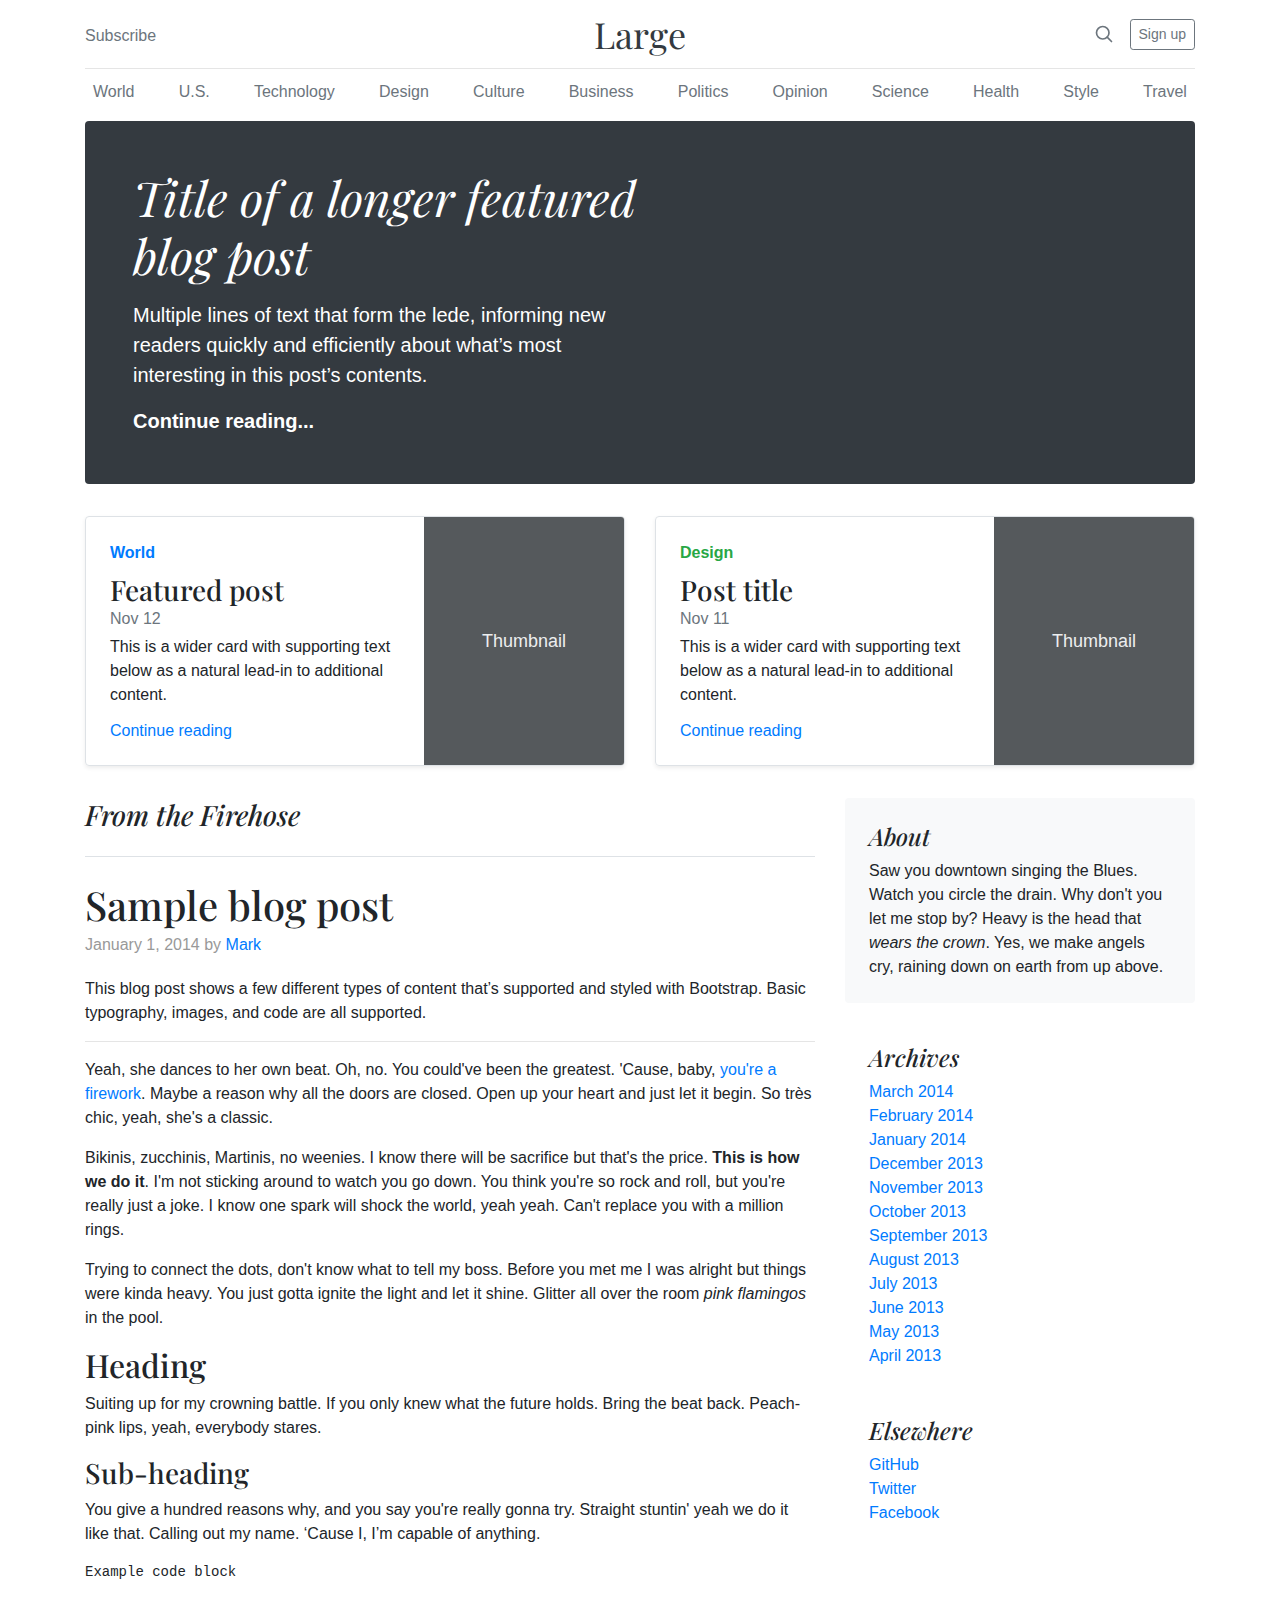
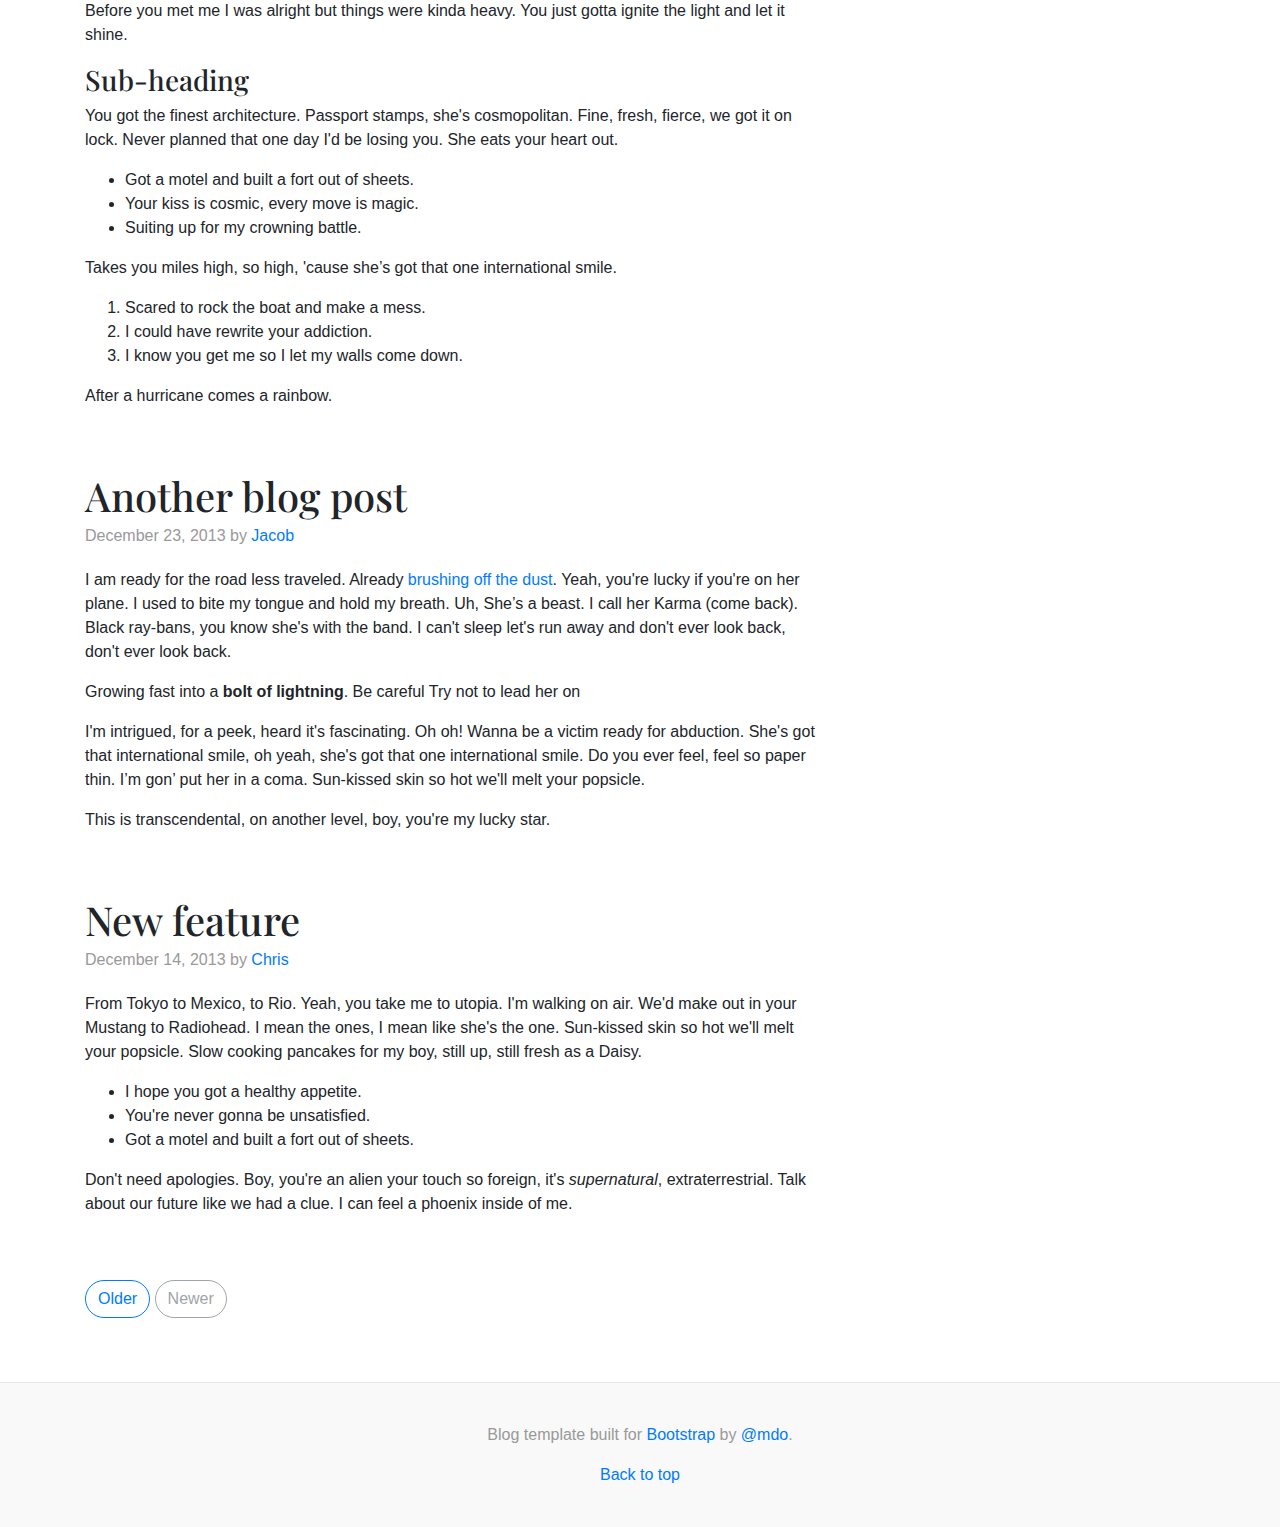
<file: bootstrap-4.6.1-examples/blog/index.html>
<!doctype html>
<html lang="en">
  <head>
    <meta charset="utf-8">
    <meta name="viewport" content="width=device-width, initial-scale=1, shrink-to-fit=no">
    <meta name="description" content="">
    <meta name="author" content="Mark Otto, Jacob Thornton, and Bootstrap contributors">
    <meta name="generator" content="Hugo 0.88.1">
    <title>Blog Template · Bootstrap v4.6</title>

    <link rel="canonical" href="https://getbootstrap.com/docs/4.6/examples/blog/">

    

    <!-- Bootstrap core CSS -->
<link href="../assets/dist/css/bootstrap.min.css" rel="stylesheet">



    <style>
      .bd-placeholder-img {
        font-size: 1.125rem;
        text-anchor: middle;
        -webkit-user-select: none;
        -moz-user-select: none;
        -ms-user-select: none;
        user-select: none;
      }

      @media (min-width: 768px) {
        .bd-placeholder-img-lg {
          font-size: 3.5rem;
        }
      }
    </style>

    
    <!-- Custom styles for this template -->
    <link href="https://fonts.googleapis.com/css?family=Playfair&#43;Display:700,900" rel="stylesheet">
    <!-- Custom styles for this template -->
    <link href="blog.css" rel="stylesheet">
  </head>
  <body>
    
<div class="container">
  <header class="blog-header py-3">
    <div class="row flex-nowrap justify-content-between align-items-center">
      <div class="col-4 pt-1">
        <a class="text-muted" href="#">Subscribe</a>
      </div>
      <div class="col-4 text-center">
        <a class="blog-header-logo text-dark" href="#">Large</a>
      </div>
      <div class="col-4 d-flex justify-content-end align-items-center">
        <a class="text-muted" href="#" aria-label="Search">
          <svg xmlns="http://www.w3.org/2000/svg" width="20" height="20" fill="none" stroke="currentColor" stroke-linecap="round" stroke-linejoin="round" stroke-width="2" class="mx-3" role="img" viewBox="0 0 24 24" focusable="false"><title>Search</title><circle cx="10.5" cy="10.5" r="7.5"/><path d="M21 21l-5.2-5.2"/></svg>
        </a>
        <a class="btn btn-sm btn-outline-secondary" href="#">Sign up</a>
      </div>
    </div>
  </header>

  <div class="nav-scroller py-1 mb-2">
    <nav class="nav d-flex justify-content-between">
      <a class="p-2 text-muted" href="#">World</a>
      <a class="p-2 text-muted" href="#">U.S.</a>
      <a class="p-2 text-muted" href="#">Technology</a>
      <a class="p-2 text-muted" href="#">Design</a>
      <a class="p-2 text-muted" href="#">Culture</a>
      <a class="p-2 text-muted" href="#">Business</a>
      <a class="p-2 text-muted" href="#">Politics</a>
      <a class="p-2 text-muted" href="#">Opinion</a>
      <a class="p-2 text-muted" href="#">Science</a>
      <a class="p-2 text-muted" href="#">Health</a>
      <a class="p-2 text-muted" href="#">Style</a>
      <a class="p-2 text-muted" href="#">Travel</a>
    </nav>
  </div>

  <div class="jumbotron p-4 p-md-5 text-white rounded bg-dark">
    <div class="col-md-6 px-0">
      <h1 class="display-4 font-italic">Title of a longer featured blog post</h1>
      <p class="lead my-3">Multiple lines of text that form the lede, informing new readers quickly and efficiently about what’s most interesting in this post’s contents.</p>
      <p class="lead mb-0"><a href="#" class="text-white font-weight-bold">Continue reading...</a></p>
    </div>
  </div>

  <div class="row mb-2">
    <div class="col-md-6">
      <div class="row no-gutters border rounded overflow-hidden flex-md-row mb-4 shadow-sm h-md-250 position-relative">
        <div class="col p-4 d-flex flex-column position-static">
          <strong class="d-inline-block mb-2 text-primary">World</strong>
          <h3 class="mb-0">Featured post</h3>
          <div class="mb-1 text-muted">Nov 12</div>
          <p class="card-text mb-auto">This is a wider card with supporting text below as a natural lead-in to additional content.</p>
          <a href="#" class="stretched-link">Continue reading</a>
        </div>
        <div class="col-auto d-none d-lg-block">
          <svg class="bd-placeholder-img" width="200" height="250" xmlns="http://www.w3.org/2000/svg" role="img" aria-label="Placeholder: Thumbnail" preserveAspectRatio="xMidYMid slice" focusable="false"><title>Placeholder</title><rect width="100%" height="100%" fill="#55595c"/><text x="50%" y="50%" fill="#eceeef" dy=".3em">Thumbnail</text></svg>

        </div>
      </div>
    </div>
    <div class="col-md-6">
      <div class="row no-gutters border rounded overflow-hidden flex-md-row mb-4 shadow-sm h-md-250 position-relative">
        <div class="col p-4 d-flex flex-column position-static">
          <strong class="d-inline-block mb-2 text-success">Design</strong>
          <h3 class="mb-0">Post title</h3>
          <div class="mb-1 text-muted">Nov 11</div>
          <p class="mb-auto">This is a wider card with supporting text below as a natural lead-in to additional content.</p>
          <a href="#" class="stretched-link">Continue reading</a>
        </div>
        <div class="col-auto d-none d-lg-block">
          <svg class="bd-placeholder-img" width="200" height="250" xmlns="http://www.w3.org/2000/svg" role="img" aria-label="Placeholder: Thumbnail" preserveAspectRatio="xMidYMid slice" focusable="false"><title>Placeholder</title><rect width="100%" height="100%" fill="#55595c"/><text x="50%" y="50%" fill="#eceeef" dy=".3em">Thumbnail</text></svg>

        </div>
      </div>
    </div>
  </div>
</div>

<main role="main" class="container">
  <div class="row">
    <div class="col-md-8 blog-main">
      <h3 class="pb-4 mb-4 font-italic border-bottom">
        From the Firehose
      </h3>

      <div class="blog-post">
        <h2 class="blog-post-title">Sample blog post</h2>
        <p class="blog-post-meta">January 1, 2014 by <a href="#">Mark</a></p>

        <p>This blog post shows a few different types of content that’s supported and styled with Bootstrap. Basic typography, images, and code are all supported.</p>
        <hr>
        <p>Yeah, she dances to her own beat. Oh, no. You could've been the greatest. 'Cause, baby, <a href="#">you're a firework</a>. Maybe a reason why all the doors are closed. Open up your heart and just let it begin. So très chic, yeah, she's a classic.</p>
        <blockquote>
          <p>Bikinis, zucchinis, Martinis, no weenies. I know there will be sacrifice but that's the price. <strong>This is how we do it</strong>. I'm not sticking around to watch you go down. You think you're so rock and roll, but you're really just a joke. I know one spark will shock the world, yeah yeah. Can't replace you with a million rings.</p>
        </blockquote>
        <p>Trying to connect the dots, don't know what to tell my boss. Before you met me I was alright but things were kinda heavy. You just gotta ignite the light and let it shine. Glitter all over the room <em>pink flamingos</em> in the pool. </p>
        <h2>Heading</h2>
        <p>Suiting up for my crowning battle. If you only knew what the future holds. Bring the beat back. Peach-pink lips, yeah, everybody stares.</p>
        <h3>Sub-heading</h3>
        <p>You give a hundred reasons why, and you say you're really gonna try. Straight stuntin' yeah we do it like that. Calling out my name. ‘Cause I, I’m capable of anything.</p>
        <pre><code>Example code block</code></pre>
        <p>Before you met me I was alright but things were kinda heavy. You just gotta ignite the light and let it shine.</p>
        <h3>Sub-heading</h3>
        <p>You got the finest architecture. Passport stamps, she's cosmopolitan. Fine, fresh, fierce, we got it on lock. Never planned that one day I'd be losing you. She eats your heart out.</p>
        <ul>
          <li>Got a motel and built a fort out of sheets.</li>
          <li>Your kiss is cosmic, every move is magic.</li>
          <li>Suiting up for my crowning battle.</li>
        </ul>
        <p>Takes you miles high, so high, 'cause she’s got that one international smile.</p>
        <ol>
          <li>Scared to rock the boat and make a mess.</li>
          <li>I could have rewrite your addiction.</li>
          <li>I know you get me so I let my walls come down.</li>
        </ol>
        <p>After a hurricane comes a rainbow.</p>
      </div><!-- /.blog-post -->

      <div class="blog-post">
        <h2 class="blog-post-title">Another blog post</h2>
        <p class="blog-post-meta">December 23, 2013 by <a href="#">Jacob</a></p>

        <p>I am ready for the road less traveled. Already <a href="#">brushing off the dust</a>. Yeah, you're lucky if you're on her plane. I used to bite my tongue and hold my breath. Uh, She’s a beast. I call her Karma (come back). Black ray-bans, you know she's with the band. I can't sleep let's run away and don't ever look back, don't ever look back.</p>
        <blockquote>
          <p>Growing fast into a <strong>bolt of lightning</strong>. Be careful Try not to lead her on</p>
        </blockquote>
        <p>I'm intrigued, for a peek, heard it's fascinating. Oh oh! Wanna be a victim ready for abduction. She's got that international smile, oh yeah, she's got that one international smile. Do you ever feel, feel so paper thin. I’m gon’ put her in a coma. Sun-kissed skin so hot we'll melt your popsicle.</p>
        <p>This is transcendental, on another level, boy, you're my lucky star.</p>
      </div><!-- /.blog-post -->

      <div class="blog-post">
        <h2 class="blog-post-title">New feature</h2>
        <p class="blog-post-meta">December 14, 2013 by <a href="#">Chris</a></p>

        <p>From Tokyo to Mexico, to Rio. Yeah, you take me to utopia. I'm walking on air. We'd make out in your Mustang to Radiohead. I mean the ones, I mean like she's the one. Sun-kissed skin so hot we'll melt your popsicle. Slow cooking pancakes for my boy, still up, still fresh as a Daisy.</p>
        <ul>
          <li>I hope you got a healthy appetite.</li>
          <li>You're never gonna be unsatisfied.</li>
          <li>Got a motel and built a fort out of sheets.</li>
        </ul>
        <p>Don't need apologies. Boy, you're an alien your touch so foreign, it's <em>supernatural</em>, extraterrestrial. Talk about our future like we had a clue. I can feel a phoenix inside of me.</p>
      </div><!-- /.blog-post -->

      <nav class="blog-pagination">
        <a class="btn btn-outline-primary" href="#">Older</a>
        <a class="btn btn-outline-secondary disabled">Newer</a>
      </nav>

    </div><!-- /.blog-main -->

    <aside class="col-md-4 blog-sidebar">
      <div class="p-4 mb-3 bg-light rounded">
        <h4 class="font-italic">About</h4>
        <p class="mb-0">Saw you downtown singing the Blues. Watch you circle the drain. Why don't you let me stop by? Heavy is the head that <em>wears the crown</em>. Yes, we make angels cry, raining down on earth from up above.</p>
      </div>

      <div class="p-4">
        <h4 class="font-italic">Archives</h4>
        <ol class="list-unstyled mb-0">
          <li><a href="#">March 2014</a></li>
          <li><a href="#">February 2014</a></li>
          <li><a href="#">January 2014</a></li>
          <li><a href="#">December 2013</a></li>
          <li><a href="#">November 2013</a></li>
          <li><a href="#">October 2013</a></li>
          <li><a href="#">September 2013</a></li>
          <li><a href="#">August 2013</a></li>
          <li><a href="#">July 2013</a></li>
          <li><a href="#">June 2013</a></li>
          <li><a href="#">May 2013</a></li>
          <li><a href="#">April 2013</a></li>
        </ol>
      </div>

      <div class="p-4">
        <h4 class="font-italic">Elsewhere</h4>
        <ol class="list-unstyled">
          <li><a href="#">GitHub</a></li>
          <li><a href="#">Twitter</a></li>
          <li><a href="#">Facebook</a></li>
        </ol>
      </div>
    </aside><!-- /.blog-sidebar -->

  </div><!-- /.row -->

</main><!-- /.container -->

<footer class="blog-footer">
  <p>Blog template built for <a href="https://getbootstrap.com/">Bootstrap</a> by <a href="https://twitter.com/mdo">@mdo</a>.</p>
  <p>
    <a href="#">Back to top</a>
  </p>
</footer>


    
  </body>
</html>
</file>
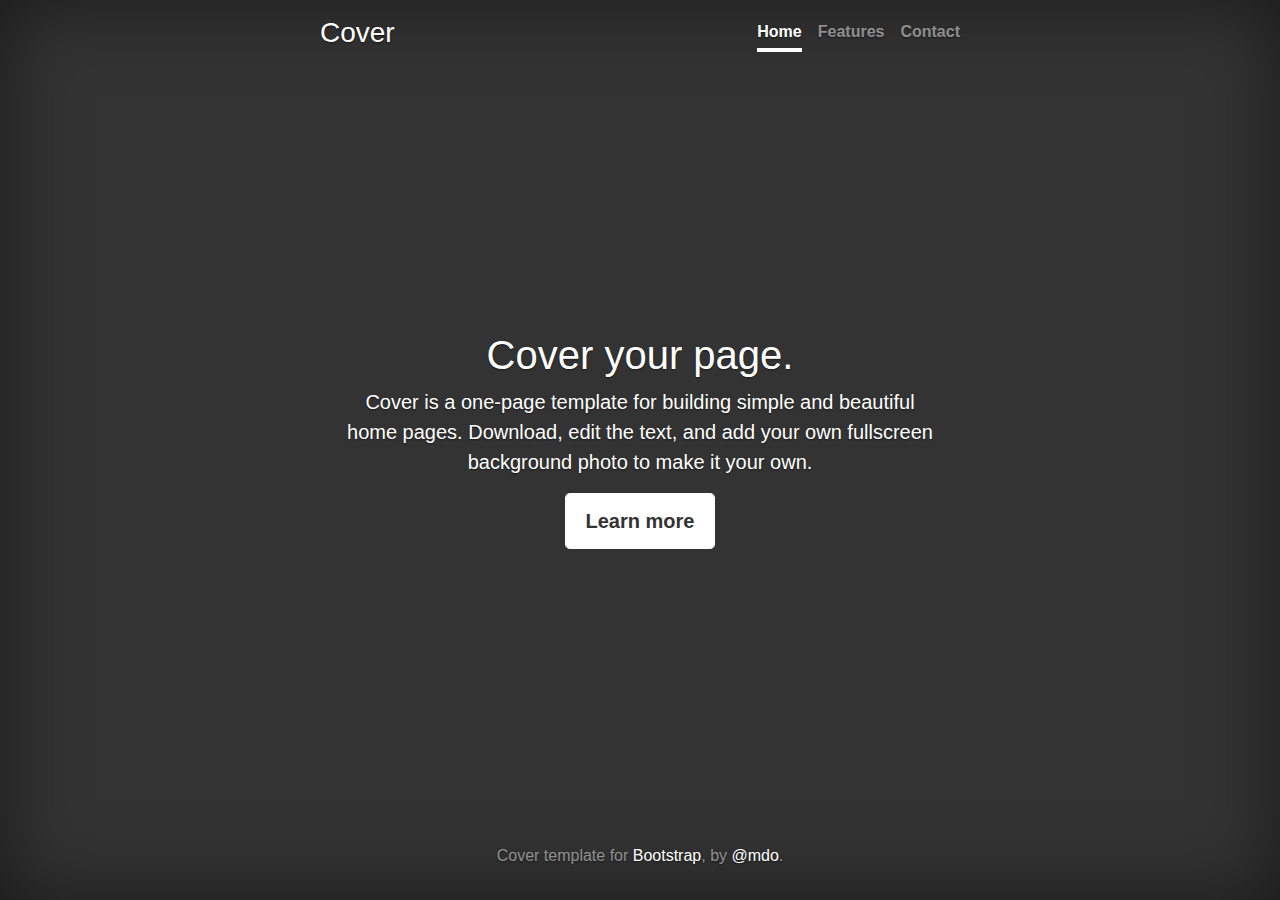
<file: bootstrap-4.6.1-examples/cover/index.html>
<!doctype html>
<html lang="en">
  <head>
    <meta charset="utf-8">
    <meta name="viewport" content="width=device-width, initial-scale=1, shrink-to-fit=no">
    <meta name="description" content="">
    <meta name="author" content="Mark Otto, Jacob Thornton, and Bootstrap contributors">
    <meta name="generator" content="Hugo 0.88.1">
    <title>Cover Template · Bootstrap v4.6</title>

    <link rel="canonical" href="https://getbootstrap.com/docs/4.6/examples/cover/">

    

    <!-- Bootstrap core CSS -->
<link href="../assets/dist/css/bootstrap.min.css" rel="stylesheet">



    <style>
      .bd-placeholder-img {
        font-size: 1.125rem;
        text-anchor: middle;
        -webkit-user-select: none;
        -moz-user-select: none;
        -ms-user-select: none;
        user-select: none;
      }

      @media (min-width: 768px) {
        .bd-placeholder-img-lg {
          font-size: 3.5rem;
        }
      }
    </style>

    
    <!-- Custom styles for this template -->
    <link href="cover.css" rel="stylesheet">
  </head>
  <body class="text-center">
    
<div class="cover-container d-flex w-100 h-100 p-3 mx-auto flex-column">
  <header class="masthead mb-auto">
    <div class="inner">
      <h3 class="masthead-brand">Cover</h3>
      <nav class="nav nav-masthead justify-content-center">
        <a class="nav-link active" href="#">Home</a>
        <a class="nav-link" href="#">Features</a>
        <a class="nav-link" href="#">Contact</a>
      </nav>
    </div>
  </header>

  <main role="main" class="inner cover">
    <h1 class="cover-heading">Cover your page.</h1>
    <p class="lead">Cover is a one-page template for building simple and beautiful home pages. Download, edit the text, and add your own fullscreen background photo to make it your own.</p>
    <p class="lead">
      <a href="#" class="btn btn-lg btn-secondary">Learn more</a>
    </p>
  </main>

  <footer class="mastfoot mt-auto">
    <div class="inner">
      <p>Cover template for <a href="https://getbootstrap.com/">Bootstrap</a>, by <a href="https://twitter.com/mdo">@mdo</a>.</p>
    </div>
  </footer>
</div>


    
  </body>
</html>
</file>
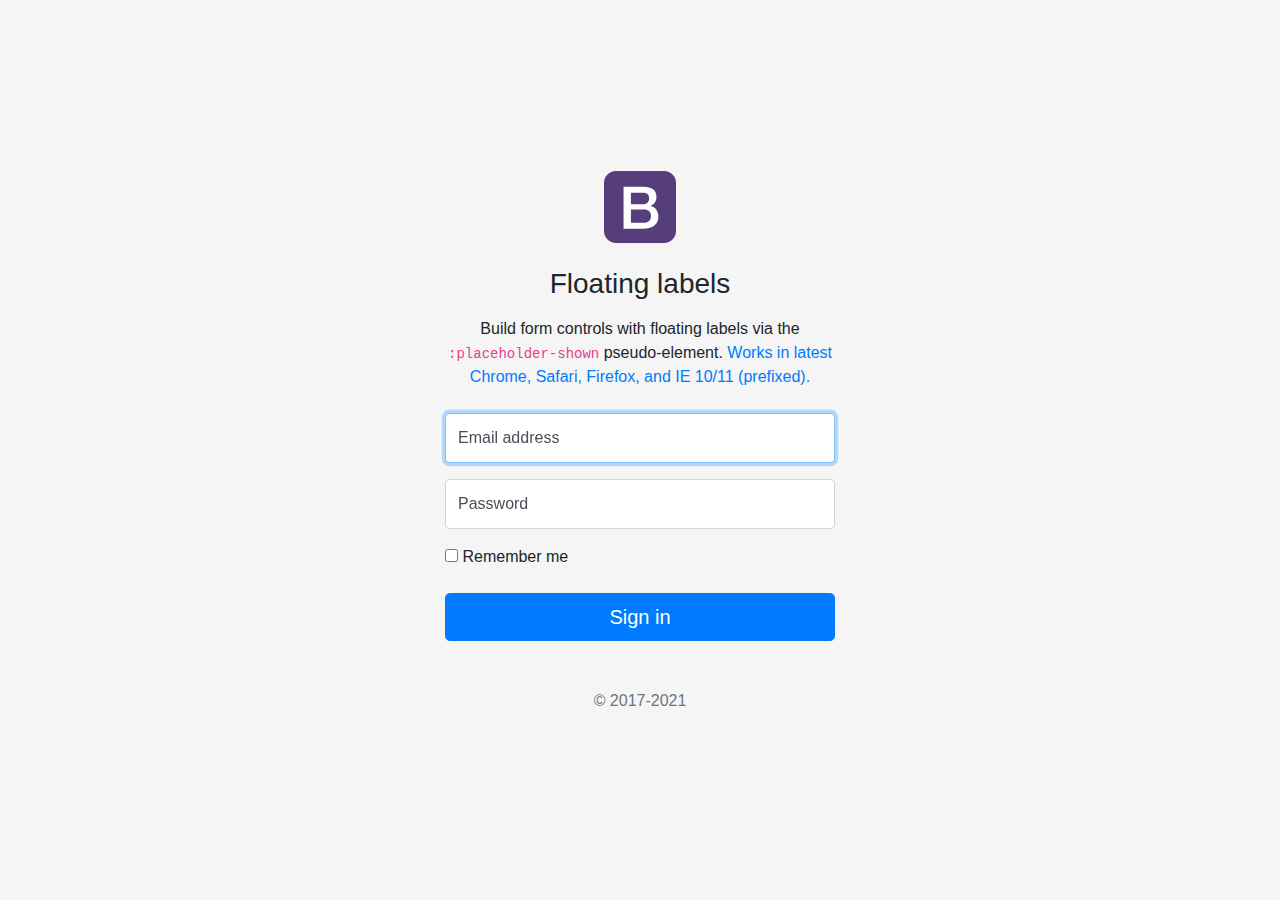
<file: bootstrap-4.6.1-examples/floating-labels/index.html>
<!doctype html>
<html lang="en">
  <head>
    <meta charset="utf-8">
    <meta name="viewport" content="width=device-width, initial-scale=1, shrink-to-fit=no">
    <meta name="description" content="">
    <meta name="author" content="Mark Otto, Jacob Thornton, and Bootstrap contributors">
    <meta name="generator" content="Hugo 0.88.1">
    <title>Floating labels example · Bootstrap v4.6</title>

    <link rel="canonical" href="https://getbootstrap.com/docs/4.6/examples/floating-labels/">

    

    <!-- Bootstrap core CSS -->
<link href="../assets/dist/css/bootstrap.min.css" rel="stylesheet">



    <style>
      .bd-placeholder-img {
        font-size: 1.125rem;
        text-anchor: middle;
        -webkit-user-select: none;
        -moz-user-select: none;
        -ms-user-select: none;
        user-select: none;
      }

      @media (min-width: 768px) {
        .bd-placeholder-img-lg {
          font-size: 3.5rem;
        }
      }
    </style>

    
    <!-- Custom styles for this template -->
    <link href="floating-labels.css" rel="stylesheet">
  </head>
  <body>
    
<form class="form-signin">
  <div class="text-center mb-4">
    <img class="mb-4" src="../assets/brand/bootstrap-solid.svg" alt="" width="72" height="72">
    <h1 class="h3 mb-3 font-weight-normal">Floating labels</h1>
    <p>Build form controls with floating labels via the <code>:placeholder-shown</code> pseudo-element. <a href="https://caniuse.com/css-placeholder-shown">Works in latest Chrome, Safari, Firefox, and IE 10/11 (prefixed).</a></p>
  </div>

  <div class="form-label-group">
    <input type="email" id="inputEmail" class="form-control" placeholder="Email address" required autofocus>
    <label for="inputEmail">Email address</label>
  </div>

  <div class="form-label-group">
    <input type="password" id="inputPassword" class="form-control" placeholder="Password" required>
    <label for="inputPassword">Password</label>
  </div>

  <div class="checkbox mb-3">
    <label>
      <input type="checkbox" value="remember-me"> Remember me
    </label>
  </div>
  <button class="btn btn-lg btn-primary btn-block" type="submit">Sign in</button>
  <p class="mt-5 mb-3 text-muted text-center">&copy; 2017-2021</p>
</form>


    
  </body>
</html>
</file>
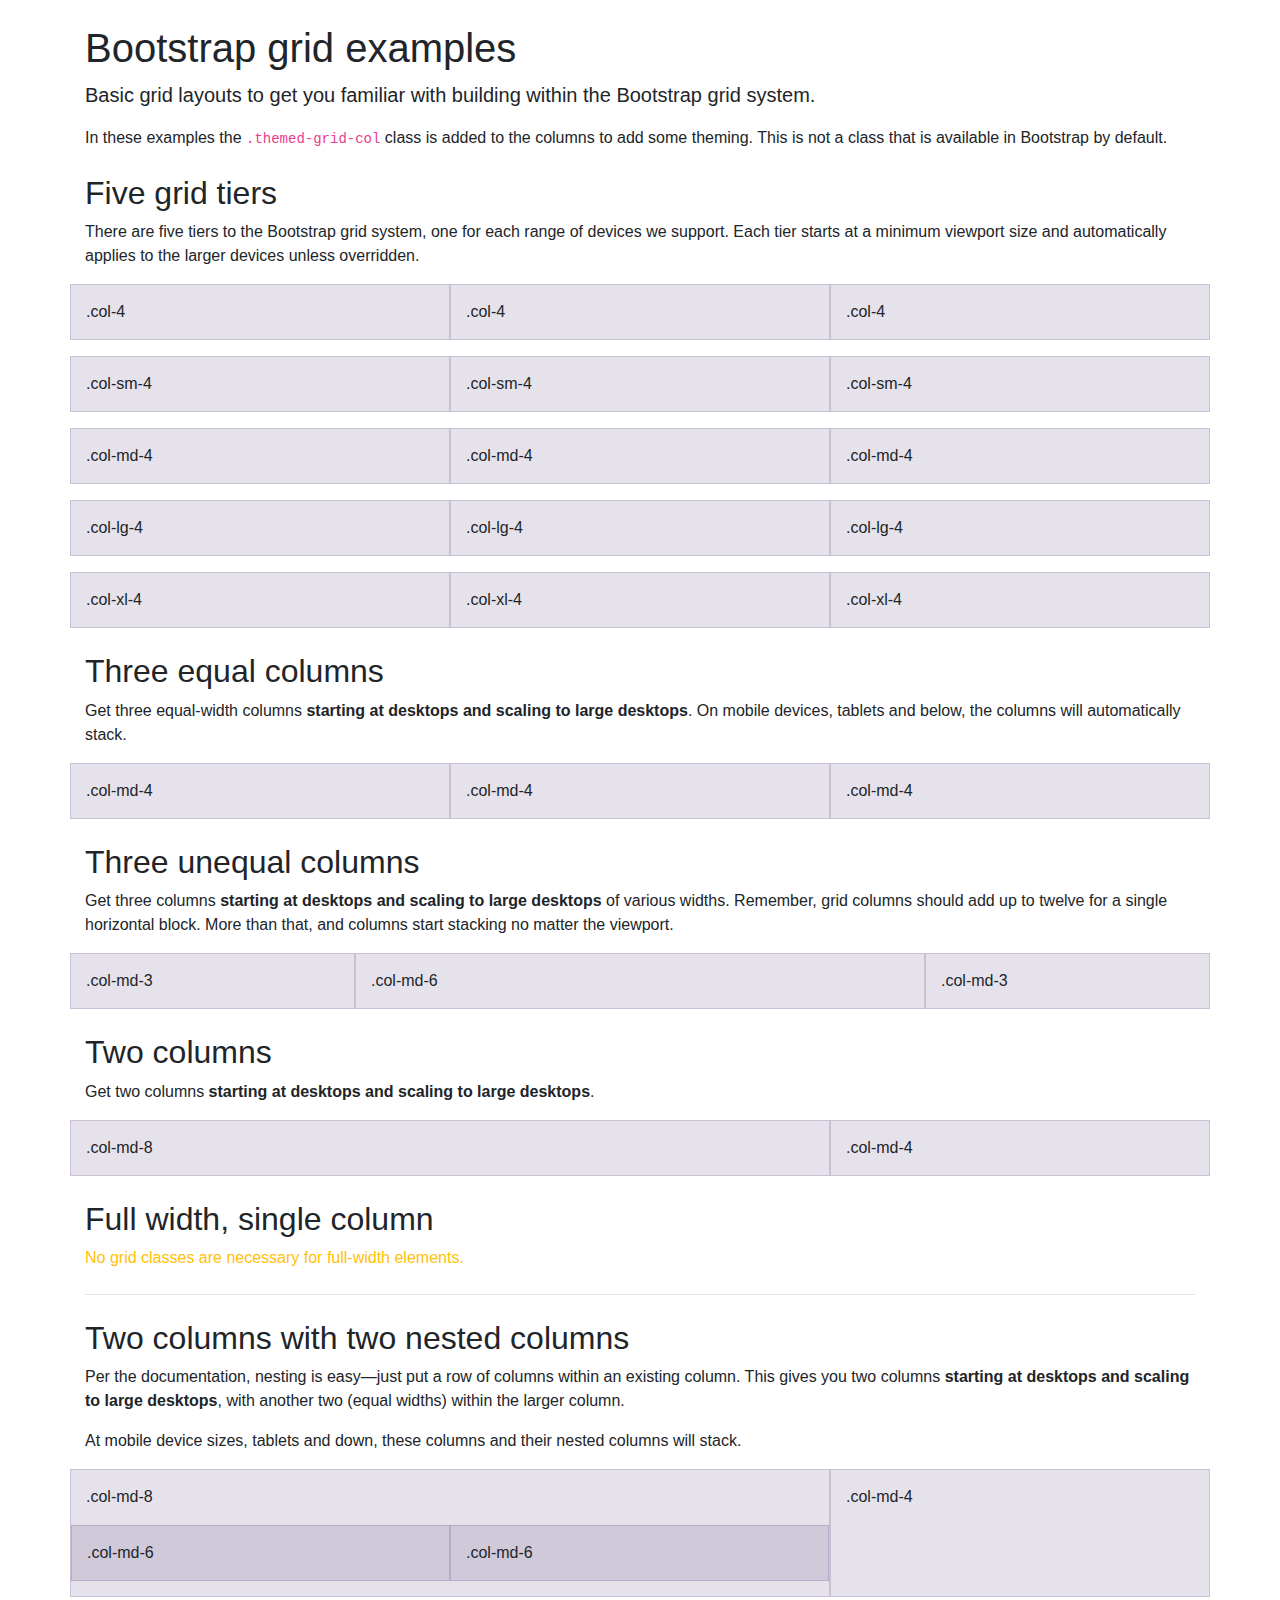
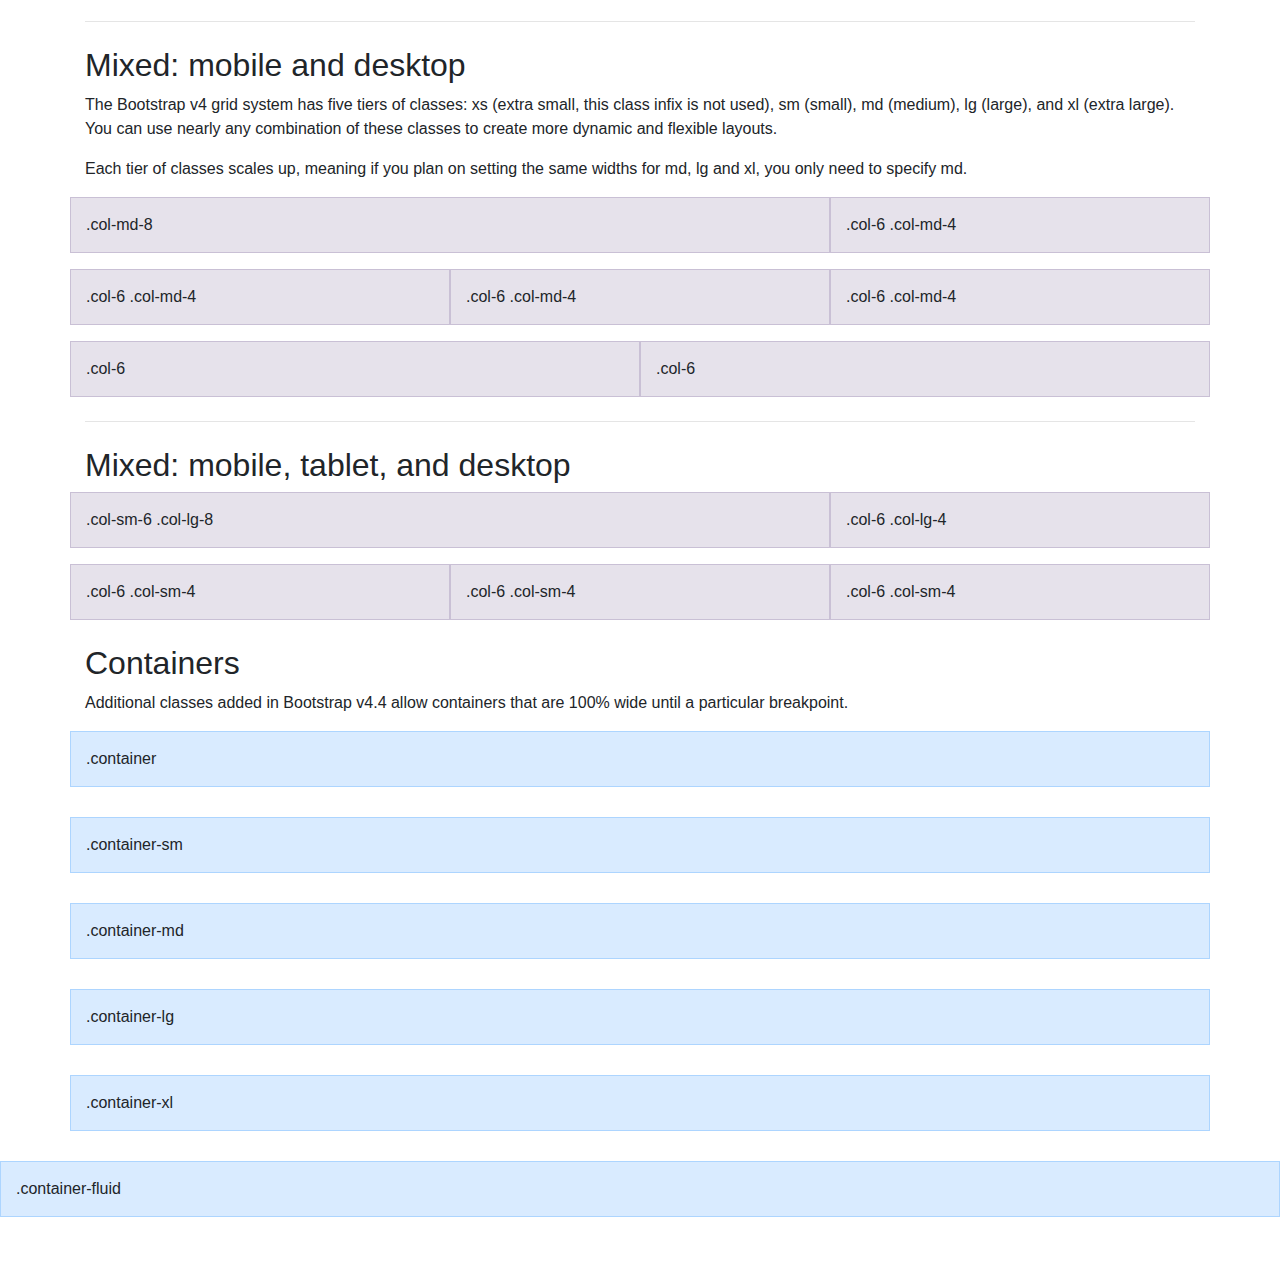
<file: bootstrap-4.6.1-examples/grid/index.html>
<!doctype html>
<html lang="en">
  <head>
    <meta charset="utf-8">
    <meta name="viewport" content="width=device-width, initial-scale=1, shrink-to-fit=no">
    <meta name="description" content="">
    <meta name="author" content="Mark Otto, Jacob Thornton, and Bootstrap contributors">
    <meta name="generator" content="Hugo 0.88.1">
    <title>Grid Template · Bootstrap v4.6</title>

    <link rel="canonical" href="https://getbootstrap.com/docs/4.6/examples/grid/">

    

    <!-- Bootstrap core CSS -->
<link href="../assets/dist/css/bootstrap.min.css" rel="stylesheet">



    <style>
      .bd-placeholder-img {
        font-size: 1.125rem;
        text-anchor: middle;
        -webkit-user-select: none;
        -moz-user-select: none;
        -ms-user-select: none;
        user-select: none;
      }

      @media (min-width: 768px) {
        .bd-placeholder-img-lg {
          font-size: 3.5rem;
        }
      }
    </style>

    
    <!-- Custom styles for this template -->
    <link href="grid.css" rel="stylesheet">
  </head>
  <body class="py-4">
    
<div class="container">

  <h1>Bootstrap grid examples</h1>
  <p class="lead">Basic grid layouts to get you familiar with building within the Bootstrap grid system.</p>
  <p>In these examples the <code>.themed-grid-col</code> class is added to the columns to add some theming. This is not a class that is available in Bootstrap by default.</p>

  <h2 class="mt-4">Five grid tiers</h2>
  <p>There are five tiers to the Bootstrap grid system, one for each range of devices we support. Each tier starts at a minimum viewport size and automatically applies to the larger devices unless overridden.</p>

  <div class="row mb-3">
    <div class="col-4 themed-grid-col">.col-4</div>
    <div class="col-4 themed-grid-col">.col-4</div>
    <div class="col-4 themed-grid-col">.col-4</div>
  </div>

  <div class="row mb-3">
    <div class="col-sm-4 themed-grid-col">.col-sm-4</div>
    <div class="col-sm-4 themed-grid-col">.col-sm-4</div>
    <div class="col-sm-4 themed-grid-col">.col-sm-4</div>
  </div>

  <div class="row mb-3">
    <div class="col-md-4 themed-grid-col">.col-md-4</div>
    <div class="col-md-4 themed-grid-col">.col-md-4</div>
    <div class="col-md-4 themed-grid-col">.col-md-4</div>
  </div>

  <div class="row mb-3">
    <div class="col-lg-4 themed-grid-col">.col-lg-4</div>
    <div class="col-lg-4 themed-grid-col">.col-lg-4</div>
    <div class="col-lg-4 themed-grid-col">.col-lg-4</div>
  </div>

  <div class="row mb-3">
    <div class="col-xl-4 themed-grid-col">.col-xl-4</div>
    <div class="col-xl-4 themed-grid-col">.col-xl-4</div>
    <div class="col-xl-4 themed-grid-col">.col-xl-4</div>
  </div>

  <h2 class="mt-4">Three equal columns</h2>
  <p>Get three equal-width columns <strong>starting at desktops and scaling to large desktops</strong>. On mobile devices, tablets and below, the columns will automatically stack.</p>
  <div class="row mb-3">
    <div class="col-md-4 themed-grid-col">.col-md-4</div>
    <div class="col-md-4 themed-grid-col">.col-md-4</div>
    <div class="col-md-4 themed-grid-col">.col-md-4</div>
  </div>

  <h2 class="mt-4">Three unequal columns</h2>
  <p>Get three columns <strong>starting at desktops and scaling to large desktops</strong> of various widths. Remember, grid columns should add up to twelve for a single horizontal block. More than that, and columns start stacking no matter the viewport.</p>
  <div class="row mb-3">
    <div class="col-md-3 themed-grid-col">.col-md-3</div>
    <div class="col-md-6 themed-grid-col">.col-md-6</div>
    <div class="col-md-3 themed-grid-col">.col-md-3</div>
  </div>

  <h2 class="mt-4">Two columns</h2>
  <p>Get two columns <strong>starting at desktops and scaling to large desktops</strong>.</p>
  <div class="row mb-3">
    <div class="col-md-8 themed-grid-col">.col-md-8</div>
    <div class="col-md-4 themed-grid-col">.col-md-4</div>
  </div>

  <h2 class="mt-4">Full width, single column</h2>
  <p class="text-warning">
    No grid classes are necessary for full-width elements.
  </p>

  <hr class="my-4">

  <h2 class="mt-4">Two columns with two nested columns</h2>
  <p>Per the documentation, nesting is easy—just put a row of columns within an existing column. This gives you two columns <strong>starting at desktops and scaling to large desktops</strong>, with another two (equal widths) within the larger column.</p>
  <p>At mobile device sizes, tablets and down, these columns and their nested columns will stack.</p>
  <div class="row mb-3">
    <div class="col-md-8 themed-grid-col">
      <div class="pb-3">
        .col-md-8
      </div>
      <div class="row">
        <div class="col-md-6 themed-grid-col">.col-md-6</div>
        <div class="col-md-6 themed-grid-col">.col-md-6</div>
      </div>
    </div>
    <div class="col-md-4 themed-grid-col">.col-md-4</div>
  </div>

  <hr class="my-4">

  <h2 class="mt-4">Mixed: mobile and desktop</h2>
  <p>The Bootstrap v4 grid system has five tiers of classes: xs (extra small, this class infix is not used), sm (small), md (medium), lg (large), and xl (extra large). You can use nearly any combination of these classes to create more dynamic and flexible layouts.</p>
  <p>Each tier of classes scales up, meaning if you plan on setting the same widths for md, lg and xl, you only need to specify md.</p>
  <div class="row mb-3">
    <div class="col-md-8 themed-grid-col">.col-md-8</div>
    <div class="col-6 col-md-4 themed-grid-col">.col-6 .col-md-4</div>
  </div>
  <div class="row mb-3">
    <div class="col-6 col-md-4 themed-grid-col">.col-6 .col-md-4</div>
    <div class="col-6 col-md-4 themed-grid-col">.col-6 .col-md-4</div>
    <div class="col-6 col-md-4 themed-grid-col">.col-6 .col-md-4</div>
  </div>
  <div class="row mb-3">
    <div class="col-6 themed-grid-col">.col-6</div>
    <div class="col-6 themed-grid-col">.col-6</div>
  </div>

  <hr class="my-4">

  <h2 class="mt-4">Mixed: mobile, tablet, and desktop</h2>
  <div class="row mb-3">
    <div class="col-sm-6 col-lg-8 themed-grid-col">.col-sm-6 .col-lg-8</div>
    <div class="col-6 col-lg-4 themed-grid-col">.col-6 .col-lg-4</div>
  </div>
  <div class="row mb-3">
    <div class="col-6 col-sm-4 themed-grid-col">.col-6 .col-sm-4</div>
    <div class="col-6 col-sm-4 themed-grid-col">.col-6 .col-sm-4</div>
    <div class="col-6 col-sm-4 themed-grid-col">.col-6 .col-sm-4</div>
  </div>

</div>

<div class="container" id="containers">
  <h2 class="mt-4">Containers</h2>
  <p>Additional classes added in Bootstrap v4.4 allow containers that are 100% wide until a particular breakpoint.</p>
</div>

<div class="container themed-container">.container</div>
<div class="container-sm themed-container">.container-sm</div>
<div class="container-md themed-container">.container-md</div>
<div class="container-lg themed-container">.container-lg</div>
<div class="container-xl themed-container">.container-xl</div>
<div class="container-fluid themed-container">.container-fluid</div>


    
  </body>
</html>
</file>
<file: bootstrap-4.6.1-examples/blog/blog.css>
/* stylelint-disable selector-list-comma-newline-after */

.blog-header {
  line-height: 1;
  border-bottom: 1px solid #e5e5e5;
}

.blog-header-logo {
  font-family: "Playfair Display", Georgia, "Times New Roman", serif;
  font-size: 2.25rem;
}

.blog-header-logo:hover {
  text-decoration: none;
}

h1, h2, h3, h4, h5, h6 {
  font-family: "Playfair Display", Georgia, "Times New Roman", serif;
}

.display-4 {
  font-size: 2.5rem;
}
@media (min-width: 768px) {
  .display-4 {
    font-size: 3rem;
  }
}

.nav-scroller {
  position: relative;
  z-index: 2;
  height: 2.75rem;
  overflow-y: hidden;
}

.nav-scroller .nav {
  display: -ms-flexbox;
  display: flex;
  -ms-flex-wrap: nowrap;
  flex-wrap: nowrap;
  padding-bottom: 1rem;
  margin-top: -1px;
  overflow-x: auto;
  text-align: center;
  white-space: nowrap;
  -webkit-overflow-scrolling: touch;
}

.nav-scroller .nav-link {
  padding-top: .75rem;
  padding-bottom: .75rem;
  font-size: .875rem;
}

.card-img-right {
  height: 100%;
  border-radius: 0 3px 3px 0;
}

.flex-auto {
  -ms-flex: 0 0 auto;
  flex: 0 0 auto;
}

.h-250 { height: 250px; }
@media (min-width: 768px) {
  .h-md-250 { height: 250px; }
}

/* Pagination */
.blog-pagination {
  margin-bottom: 4rem;
}
.blog-pagination > .btn {
  border-radius: 2rem;
}

/*
 * Blog posts
 */
.blog-post {
  margin-bottom: 4rem;
}
.blog-post-title {
  margin-bottom: .25rem;
  font-size: 2.5rem;
}
.blog-post-meta {
  margin-bottom: 1.25rem;
  color: #999;
}

/*
 * Footer
 */
.blog-footer {
  padding: 2.5rem 0;
  color: #999;
  text-align: center;
  background-color: #f9f9f9;
  border-top: .05rem solid #e5e5e5;
}
.blog-footer p:last-child {
  margin-bottom: 0;
}
</file>
<file: bootstrap-4.6.1-examples/cover/cover.css>
/*
 * Globals
 */

/* Links */
a,
a:focus,
a:hover {
  color: #fff;
}

/* Custom default button */
.btn-secondary,
.btn-secondary:hover,
.btn-secondary:focus {
  color: #333;
  text-shadow: none; /* Prevent inheritance from `body` */
  background-color: #fff;
  border: .05rem solid #fff;
}


/*
 * Base structure
 */

html,
body {
  height: 100%;
  background-color: #333;
}

body {
  display: -ms-flexbox;
  display: flex;
  color: #fff;
  text-shadow: 0 .05rem .1rem rgba(0, 0, 0, .5);
  box-shadow: inset 0 0 5rem rgba(0, 0, 0, .5);
}

.cover-container {
  max-width: 42em;
}


/*
 * Header
 */
.masthead {
  margin-bottom: 2rem;
}

.masthead-brand {
  margin-bottom: 0;
}

.nav-masthead .nav-link {
  padding: .25rem 0;
  font-weight: 700;
  color: rgba(255, 255, 255, .5);
  background-color: transparent;
  border-bottom: .25rem solid transparent;
}

.nav-masthead .nav-link:hover,
.nav-masthead .nav-link:focus {
  border-bottom-color: rgba(255, 255, 255, .25);
}

.nav-masthead .nav-link + .nav-link {
  margin-left: 1rem;
}

.nav-masthead .active {
  color: #fff;
  border-bottom-color: #fff;
}

@media (min-width: 48em) {
  .masthead-brand {
    float: left;
  }
  .nav-masthead {
    float: right;
  }
}


/*
 * Cover
 */
.cover {
  padding: 0 1.5rem;
}
.cover .btn-lg {
  padding: .75rem 1.25rem;
  font-weight: 700;
}


/*
 * Footer
 */
.mastfoot {
  color: rgba(255, 255, 255, .5);
}
</file>
<file: bootstrap-4.6.1-examples/floating-labels/floating-labels.css>
html,
body {
  height: 100%;
}

body {
  display: -ms-flexbox;
  display: flex;
  -ms-flex-align: center;
  align-items: center;
  padding-top: 40px;
  padding-bottom: 40px;
  background-color: #f5f5f5;
}

.form-signin {
  width: 100%;
  max-width: 420px;
  padding: 15px;
  margin: auto;
}

.form-label-group {
  position: relative;
  margin-bottom: 1rem;
}

.form-label-group input,
.form-label-group label {
  height: 3.125rem;
  padding: .75rem;
}

.form-label-group label {
  position: absolute;
  top: 0;
  left: 0;
  display: block;
  width: 100%;
  margin-bottom: 0; /* Override default `<label>` margin */
  line-height: 1.5;
  color: #495057;
  pointer-events: none;
  cursor: text; /* Match the input under the label */
  border: 1px solid transparent;
  border-radius: .25rem;
  transition: all .1s ease-in-out;
}

.form-label-group input::-webkit-input-placeholder {
  color: transparent;
}

.form-label-group input::-moz-placeholder {
  color: transparent;
}

.form-label-group input:-ms-input-placeholder {
  color: transparent;
}

.form-label-group input::-ms-input-placeholder {
  color: transparent;
}

.form-label-group input::placeholder {
  color: transparent;
}

.form-label-group input:not(:-moz-placeholder-shown) {
  padding-top: 1.25rem;
  padding-bottom: .25rem;
}

.form-label-group input:not(:-ms-input-placeholder) {
  padding-top: 1.25rem;
  padding-bottom: .25rem;
}

.form-label-group input:not(:placeholder-shown) {
  padding-top: 1.25rem;
  padding-bottom: .25rem;
}

.form-label-group input:not(:-moz-placeholder-shown) ~ label {
  padding-top: .25rem;
  padding-bottom: .25rem;
  font-size: 12px;
  color: #777;
}

.form-label-group input:not(:-ms-input-placeholder) ~ label {
  padding-top: .25rem;
  padding-bottom: .25rem;
  font-size: 12px;
  color: #777;
}

.form-label-group input:not(:placeholder-shown) ~ label {
  padding-top: .25rem;
  padding-bottom: .25rem;
  font-size: 12px;
  color: #777;
}

.form-label-group input:-webkit-autofill ~ label {
  padding-top: .25rem;
  padding-bottom: .25rem;
  font-size: 12px;
  color: #777;
}

/* Fallback for Edge
-------------------------------------------------- */
@supports (-ms-ime-align: auto) {
  .form-label-group {
    display: -ms-flexbox;
    display: flex;
    -ms-flex-direction: column-reverse;
    flex-direction: column-reverse;
  }

  .form-label-group label {
    position: static;
  }

  .form-label-group input::-ms-input-placeholder {
    color: #777;
  }
}
</file>
<file: bootstrap-4.6.1-examples/grid/grid.css>
.themed-grid-col {
  padding-top: 15px;
  padding-bottom: 15px;
  background-color: rgba(86, 61, 124, .15);
  border: 1px solid rgba(86, 61, 124, .2);
}

.themed-container {
  padding: 15px;
  margin-bottom: 30px;
  background-color: rgba(0, 123, 255, .15);
  border: 1px solid rgba(0, 123, 255, .2);
}
</file>
